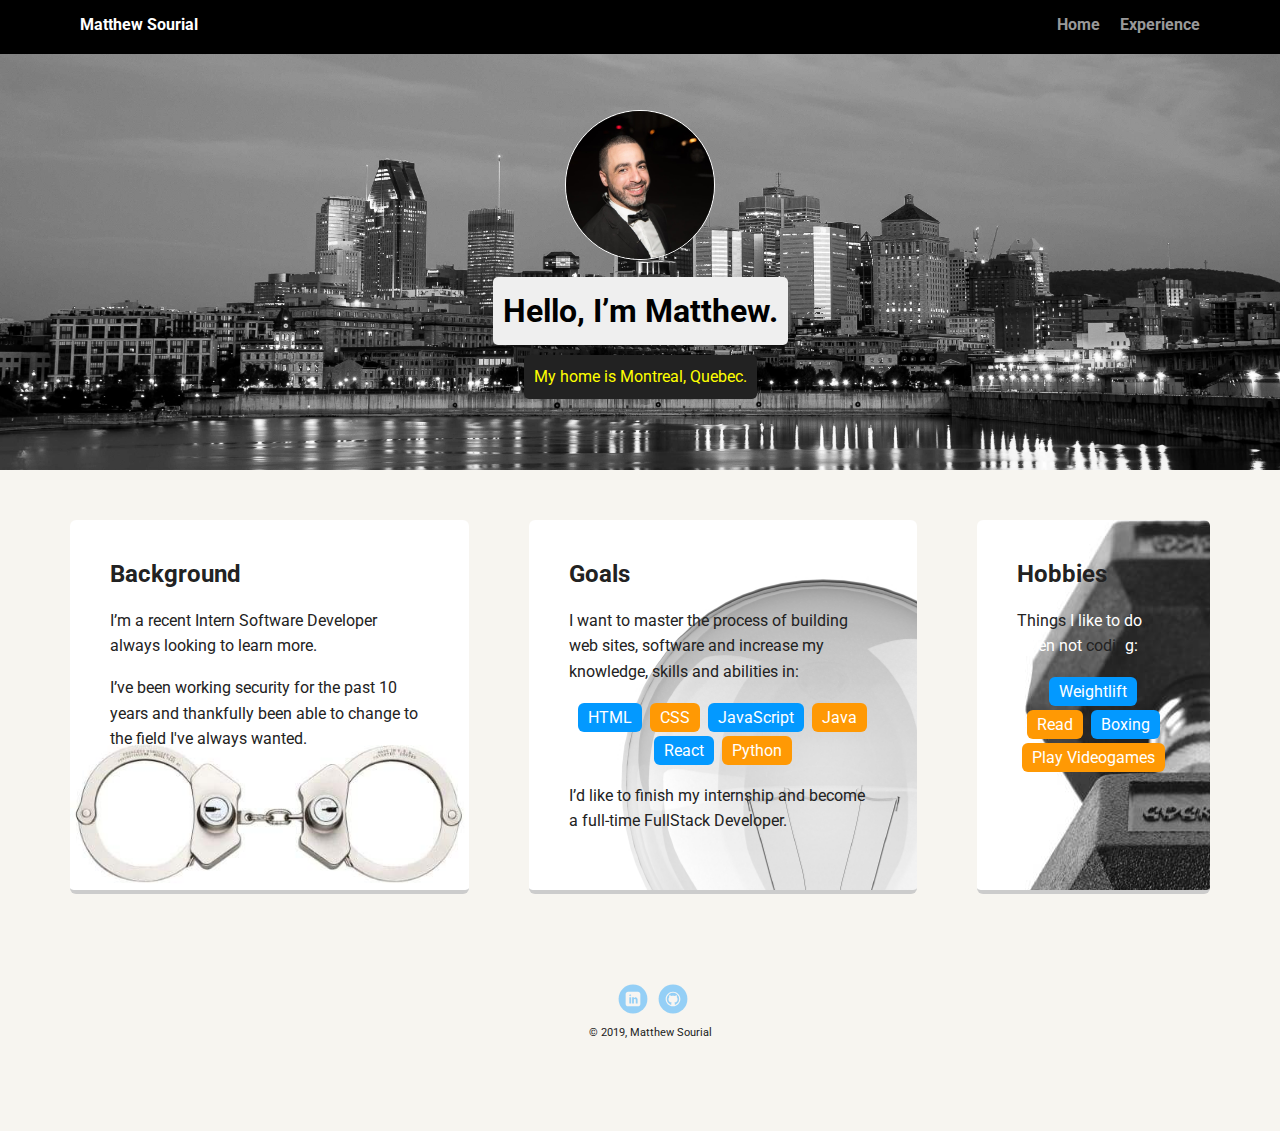
<file: index.html>
<!doctype html>
<html lang="en">
<head>
  <meta charset="utf-8">
  <title>Matthew Sourial's Profile</title>
  <meta name="viewport" content="width=device-width, initial-scale=1.0">
  <link rel="stylesheet" href="styles.css">
  <link href="https://fonts.googleapis.com/css?family=Muli%7CRoboto:400,300,500,700,900" rel="stylesheet"></head>
  <body>

    <nav class="main-nav">
        <ul class="nav">
          <li class="name">Matthew Sourial</li>
          <li><a href="index.html">Home</a></li>
          <li><a href="experience.html">Experience</a></li>
        </ul>
    </nav>

    <header>
      <img src="images/profile.jpg" alt="stunning photo of Matthew Sourial" class="profile-image">
      <h1 class="tag name">Hello, I’m Matthew.</h1>
      <p class="tag location">My home is Montreal, Quebec.</p>
    </header>

    <main class="flex">
      <section class="card background">
        <h2>Background</h2>
        <p>I’m a recent Intern Software Developer always looking to learn more.</p>
        <p>I’ve been working security for the past 10 years and thankfully been able to change to the field I've always wanted.</p>
      </section> 

      <section class="card goals">
        <h2>Goals</h2>
        <p>I want to master the process of building web sites, software and increase my knowledge, skills and abilities in:</p>
        <ul class="skills">
          <li>HTML</li>
          <li>CSS</li>
          <li>JavaScript</li>
          <li>Java</li>
          <li>React</li>
          <li>Python</li>
        </ul>
        <p>I’d like to finish my internship and become a full-time FullStack Developer.</p>
      </section> 

      <section class="card hobbies">
        <h2>Hobbies</h2>
        <p>Things <span>I like to do when not</span> codin<span>g:</span></p>
        <ul class="skills">
          <li>Weightlift</li>
          <li>Read</li>
          <li>Boxing</li>
          <li>Play Videogames</li>
        </ul>
      </section> 

    </main>
    <footer>
      <ul>
        <li><a href="https://www.linkedin.com/in/matthew-sourial-7a295055" class="social linkedin">LinkedIn</a></li>
        <li><a href="https://github.com/matthewso2" class="social github">Github</a></li>
      </ul>
      <p class="copyright">&copy; 2019, Matthew Sourial</p>
    </footer>
  </body>
  </html>
</file>
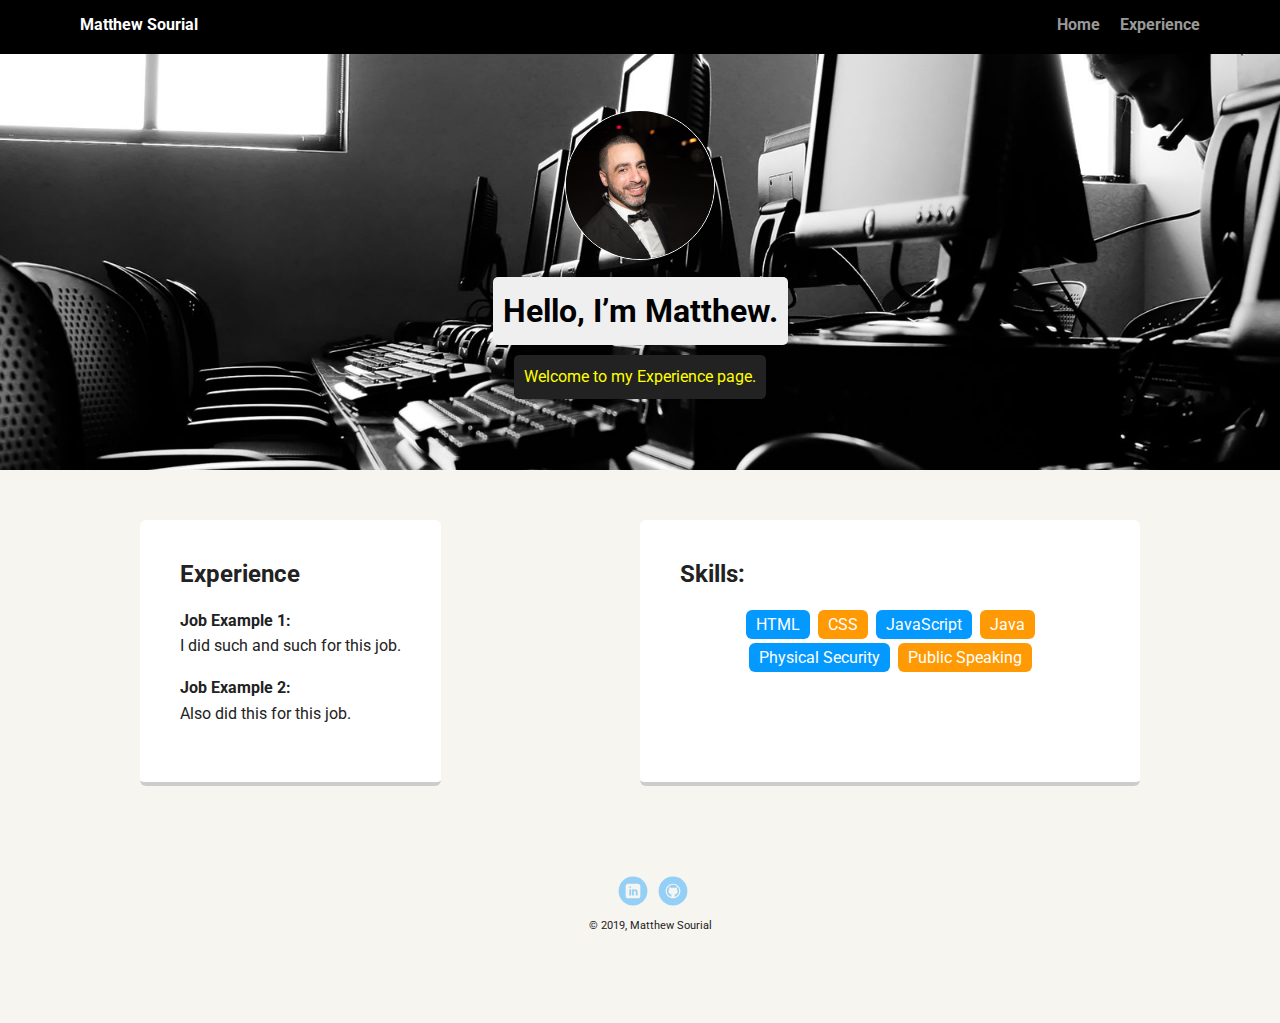
<file: experience.html>
<!doctype html>
<html lang="en">
<head>
  <meta charset="utf-8">
  <title>Matthew Sourial's Experience</title>
  <meta name="viewport" content="width=device-width, initial-scale=1.0">
  <link rel="stylesheet" href="styles.css">
  <link href="https://fonts.googleapis.com/css?family=Muli%7CRoboto:400,300,500,700,900" rel="stylesheet"></head>
  <body>

    <nav class="main-nav">
        <ul class="nav">
          <li class="name">Matthew Sourial</li>
          <li><a href="index.html">Home</a></li>
          <li><a href="experience.html">Experience</a></li>
        </ul>
    </nav>

    <header class="header_experience">
      <img src="images/profile.jpg" alt="stunning photo of Matthew" class="profile-image">
      <h1 class="tag name">Hello, I’m Matthew.</h1>
      <p class="tag location">Welcome to my Experience page.</p>
    </header>

    <main class="flex">
      <div class="card">
        <h2>Experience</h2>
        <p><strong>Job Example 1:</strong>
           <br>I did such and such for this job.</p>
        <p><strong>Job Example 2:</strong>
            <br>Also did this for this job.</p>
      </div> 

      <div class="card">
        <h2>Skills:</h2>

        <ul class="skills">
          <li>HTML</li>
          <li>CSS</li>
          <li>JavaScript</li>
          <li>Java</li>
          <li>Physical Security</li>
          <li>Public Speaking</li>
        </ul>

      </div> 

    </main>
    <footer>
      <ul>
        <li><a href="https://www.linkedin.com/in/matthew-sourial-7a295055" class="social linkedin">LinkedIn</a></li>
        <li><a href="https://github.com/matthewso2" class="social github">Github</a></li>
      </ul>
      <p class="copyright">&copy; 2019, Matthew Sourial</p>
    </footer>
  </body>
  </html>
</file>
<file: styles.css>
/* Global Layout Set-up */
* { 
  box-sizing: border-box;
}
  
body {
  margin: 0;
  padding: 0;
  text-align: center;
  font-family: 'Roboto', sans-serif;
  color: #222;
  background: #f7f5f0;
}
/* Link Styles */

a {
  text-decoration: none;
  color: #999;
}
a:hover {
  color: #6633ff;
}

/* Section Styles */

.main-nav {
  width: 100%;
  background: black;
  min-height: 30px;
  padding: 10px;
  position: fixed;
  text-align: center;
}
.nav {
  display: flex;
  justify-content: space-around;
  font-weight: 700;
  list-style-type: none;
  margin: 0 auto;
  padding: 0;
}

.nav .name {
    display: block;
    margin-right: auto;
    color: white;
}
.nav li {
  padding: 5px 10px 10px 10px;
}
.nav a {
  transition: all .5s;
}
.nav a:hover {
  color: white
}

header {
  text-align: center;
  background: url('images/montreal.jpg') no-repeat top center ;
  background-size: cover;
  overflow: hidden;
  padding-top: 60px;
}
header {
  line-height: 1.5;
}
.header_experience {
  text-align: center;
  background: url('images/helpdesk.jpg') no-repeat top center ;
  background-size: cover;
  overflow: hidden;
  padding-top: 60px;
}
header .profile-image {
  margin-top: 50px;
  width: 150px;
  height: 150px;
  border-radius: 50%;
  border: 1px solid white;
  transition: all .5s;
}
header .profile-image:hover {
  transform: scale(2) rotate(360deg);
}
.tag {
  background-color: #efefef;
  color: black;
  padding: 10px;
  border-radius: 5px;
  display: table;
  margin: 10px auto;
} 
.location {
  background-color: #222;
  color: yellow;
}
.card {
  margin: 30px;
  padding: 20px 40px 40px;
  max-width: 500px;
  text-align: left;
  background: #fff;
  border-bottom: 4px solid #ccc;
  border-radius: 6px;
  transition: all .5s;
}
.card:hover {
  border-color: #ff99ff;
}

.background{
  background-image: url(images/background.jpg);
  background-size: cover;
}

.goals {
  background-image: url(images/goals.jpg);
}

.hobbies {
  background-image: url(images/hobbies.jpeg);
}
p span {
  color: white;
}

ul.skills {
  padding: 0;
  text-align: center;
}

.skills li {
  border-radius: 6px;
  display: inline-block;
  background: #ff9904;
  color: white;
  padding: 5px 10px;
  margin: 2px;
}

.skills li:nth-child(odd) {
  background: #0399ff;
}

footer {
  width: 100%;
  min-height: 30px;
  padding: 20px 0 40px 20px;
}

footer .copyright {
  top: -8px;
  font-size: .55em;
}

footer ul {
  list-style-type: none;
  margin: 0;
  padding: 0;
}

footer ul li {
  display: inline-block;
}

a.social {
  display: inline-block;
  text-indent: -9999px;
  margin-left: 5px;
  width: 30px;
  height: 30px;
  background-size: 30px 30px;
  opacity: .4;
  transition: all .5s;
}
a.twitter {
  background-image: url(images/twitter.svg);
}
a.linkedin {
  background-image: url(images/linkedin.svg);
}
a.github {
  background-image: url(images/github.svg);
}
a.social:hover {
  opacity: 1;
}
.clearfix {
  clear: both;
}

/* Styles for larger screens */
@media screen and (min-width: 720px) {
  
  .flex {
      display: -ms-flexbox;      /* TWEENER - IE 10 */
      display: flex; 
      max-width: 1200px;
      -ms-flex-pack: distribute;
      justify-content: space-around;
      margin: 0 auto;
  }

  header {
    min-height: 470px;
  }

  .nav {
    max-width: 1200px;
    padding: 0 30px;
  }


  main {
    padding-top: 20px;
  }

  main p {
    line-height: 1.6em;
  }

  footer {
    font-size: 1.3em;
    max-width: 1200px;
    margin: 40px auto;
  }

}
</file>
